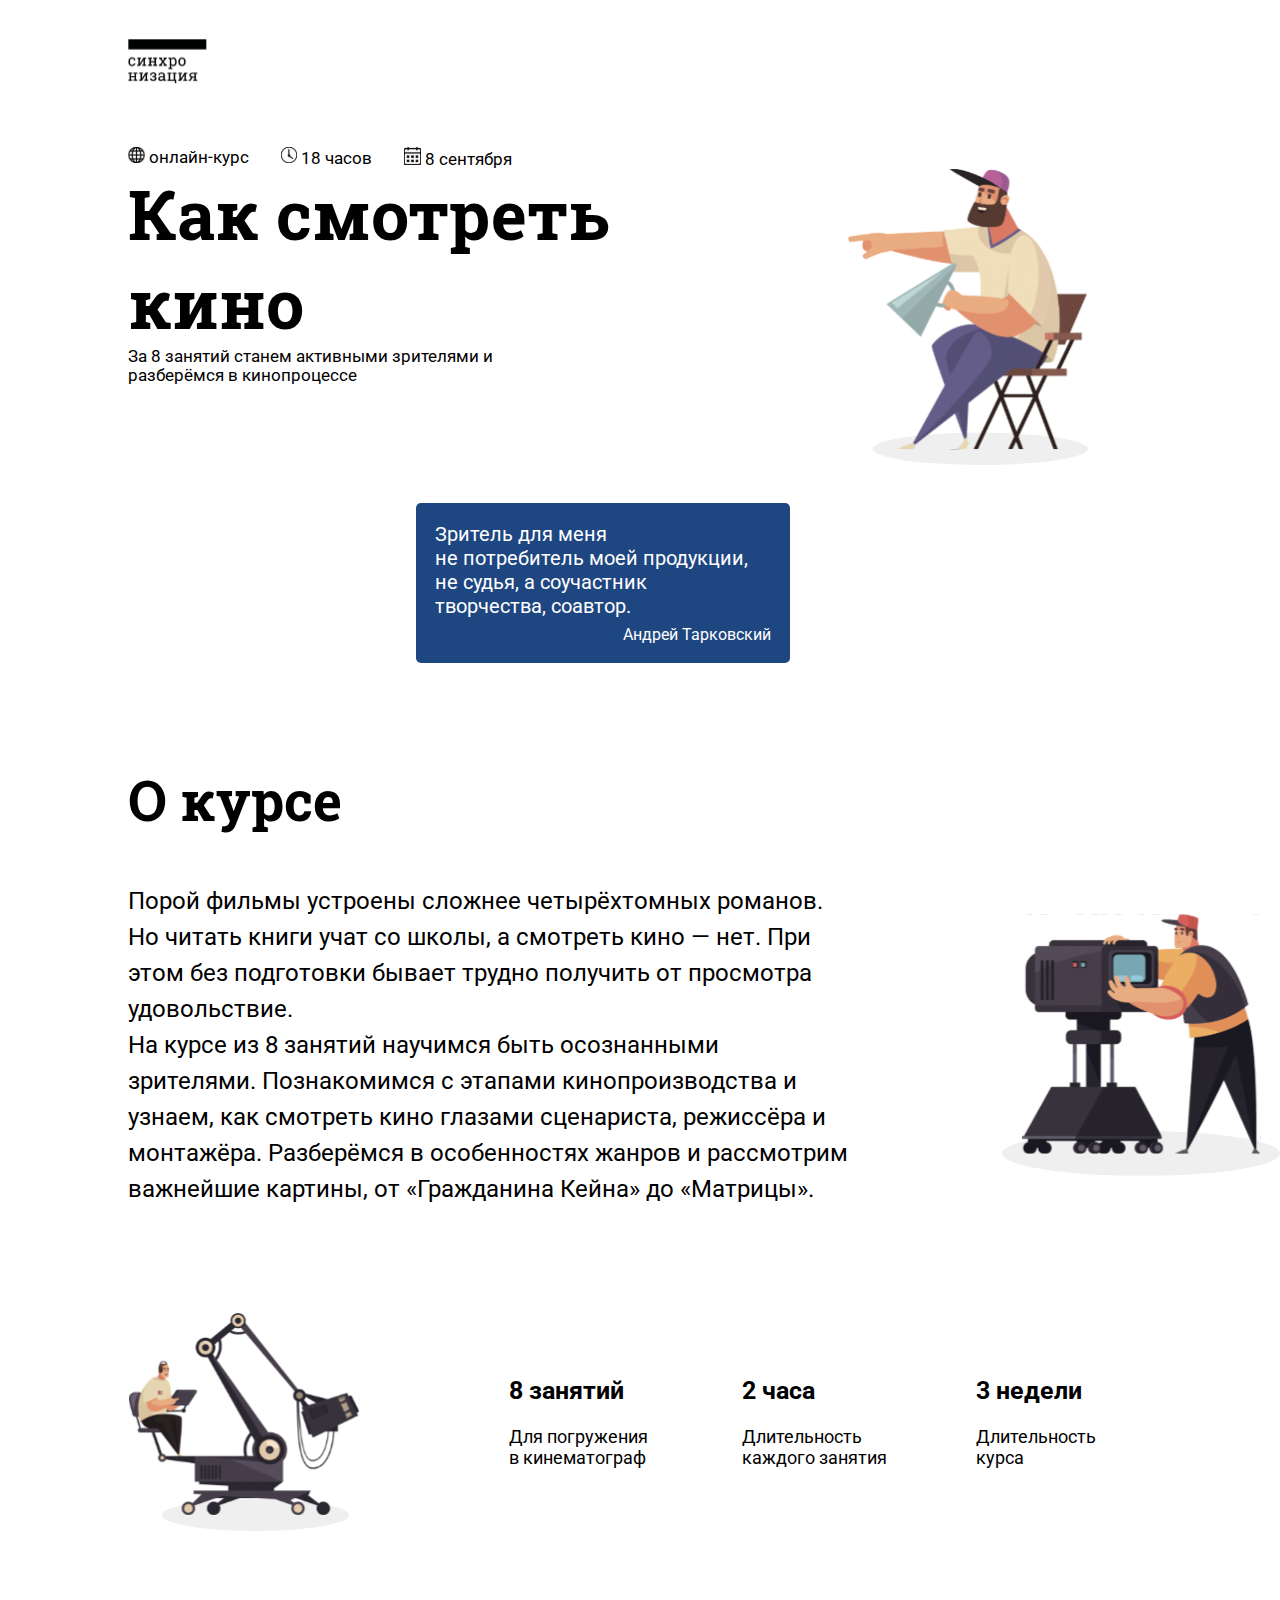
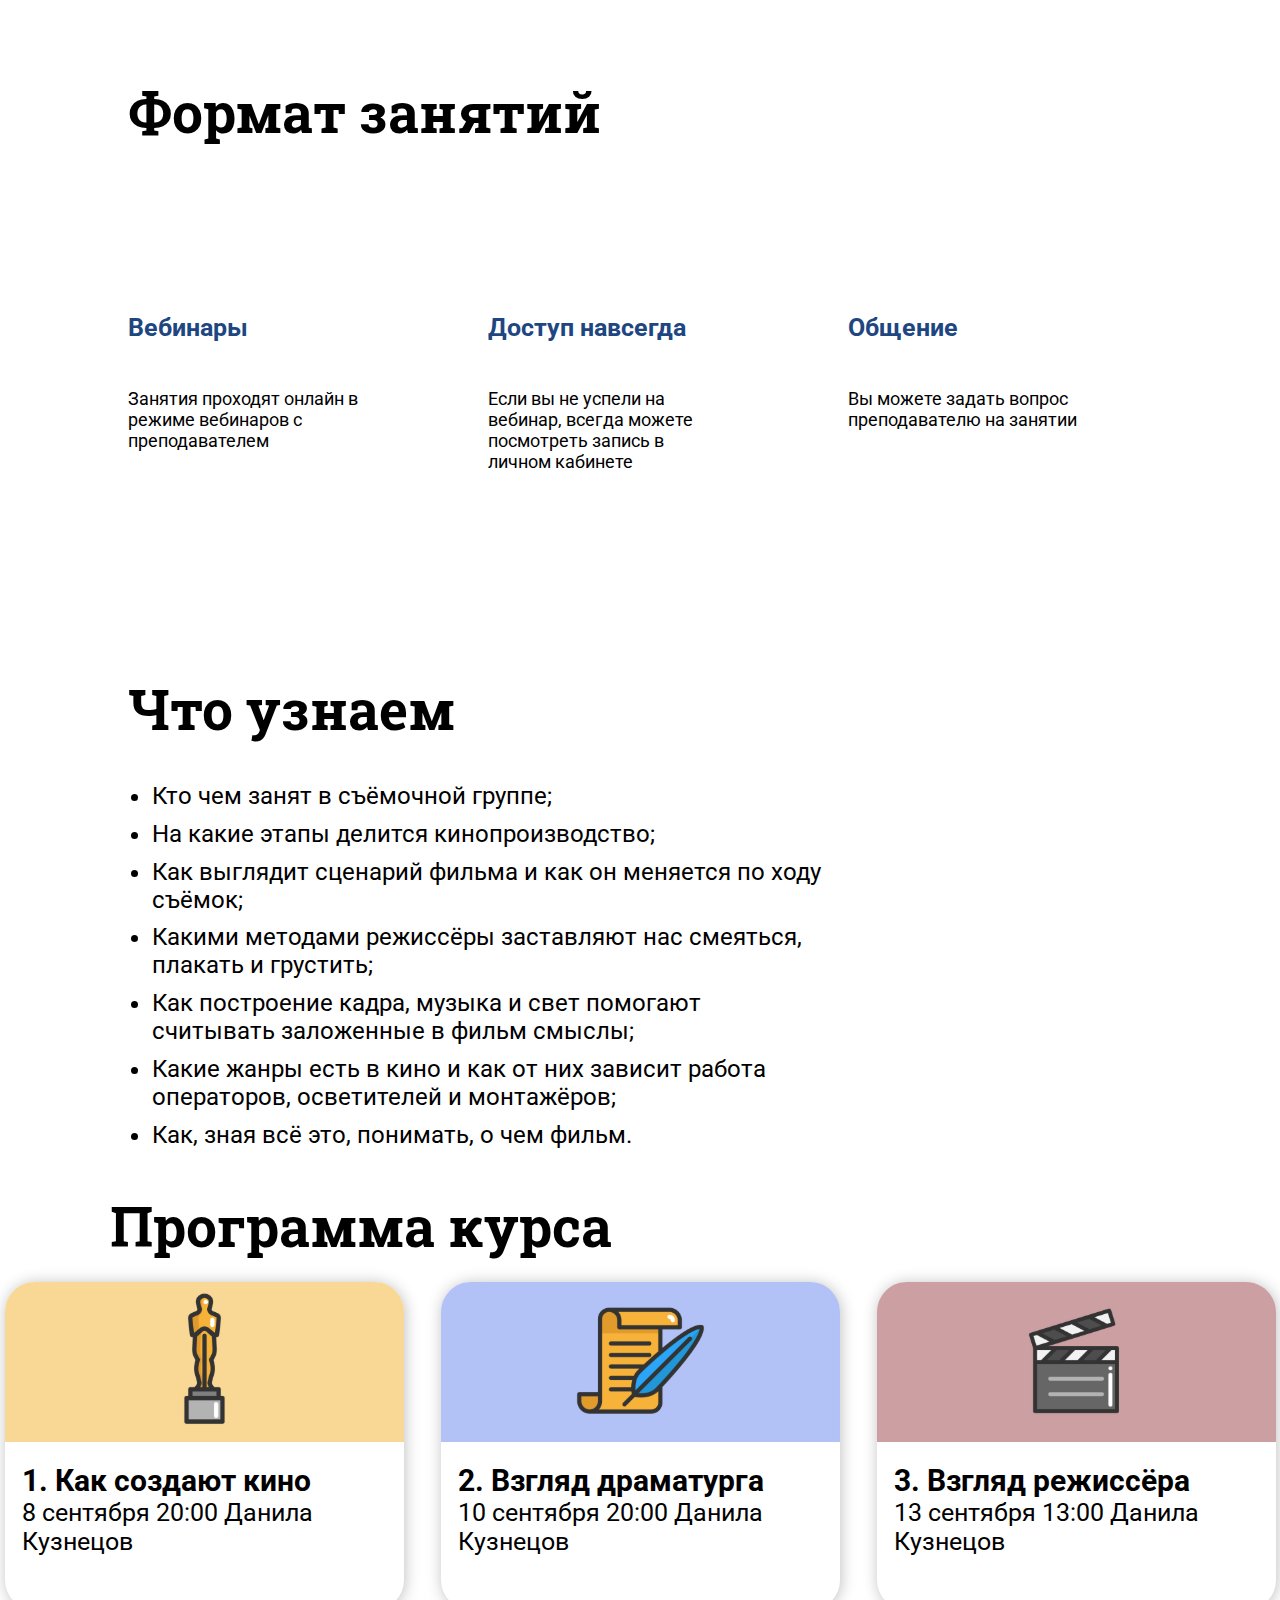
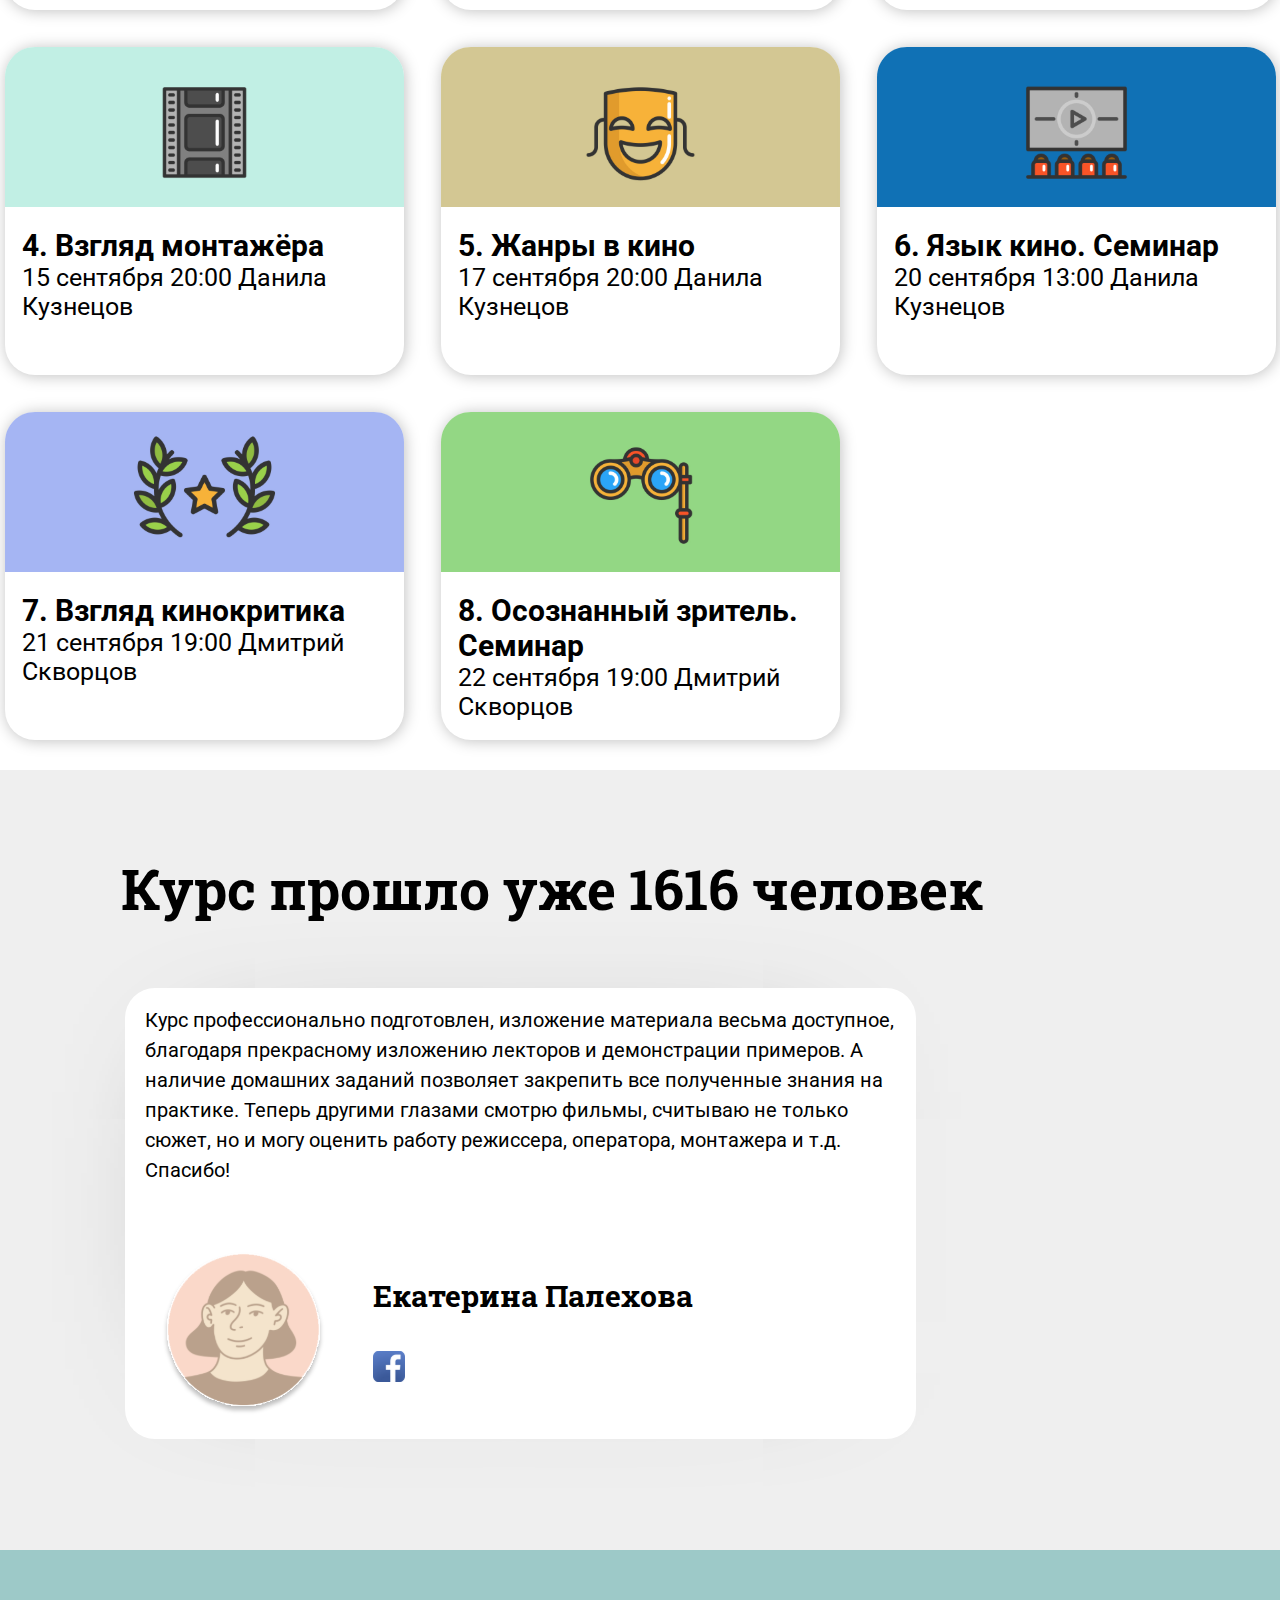
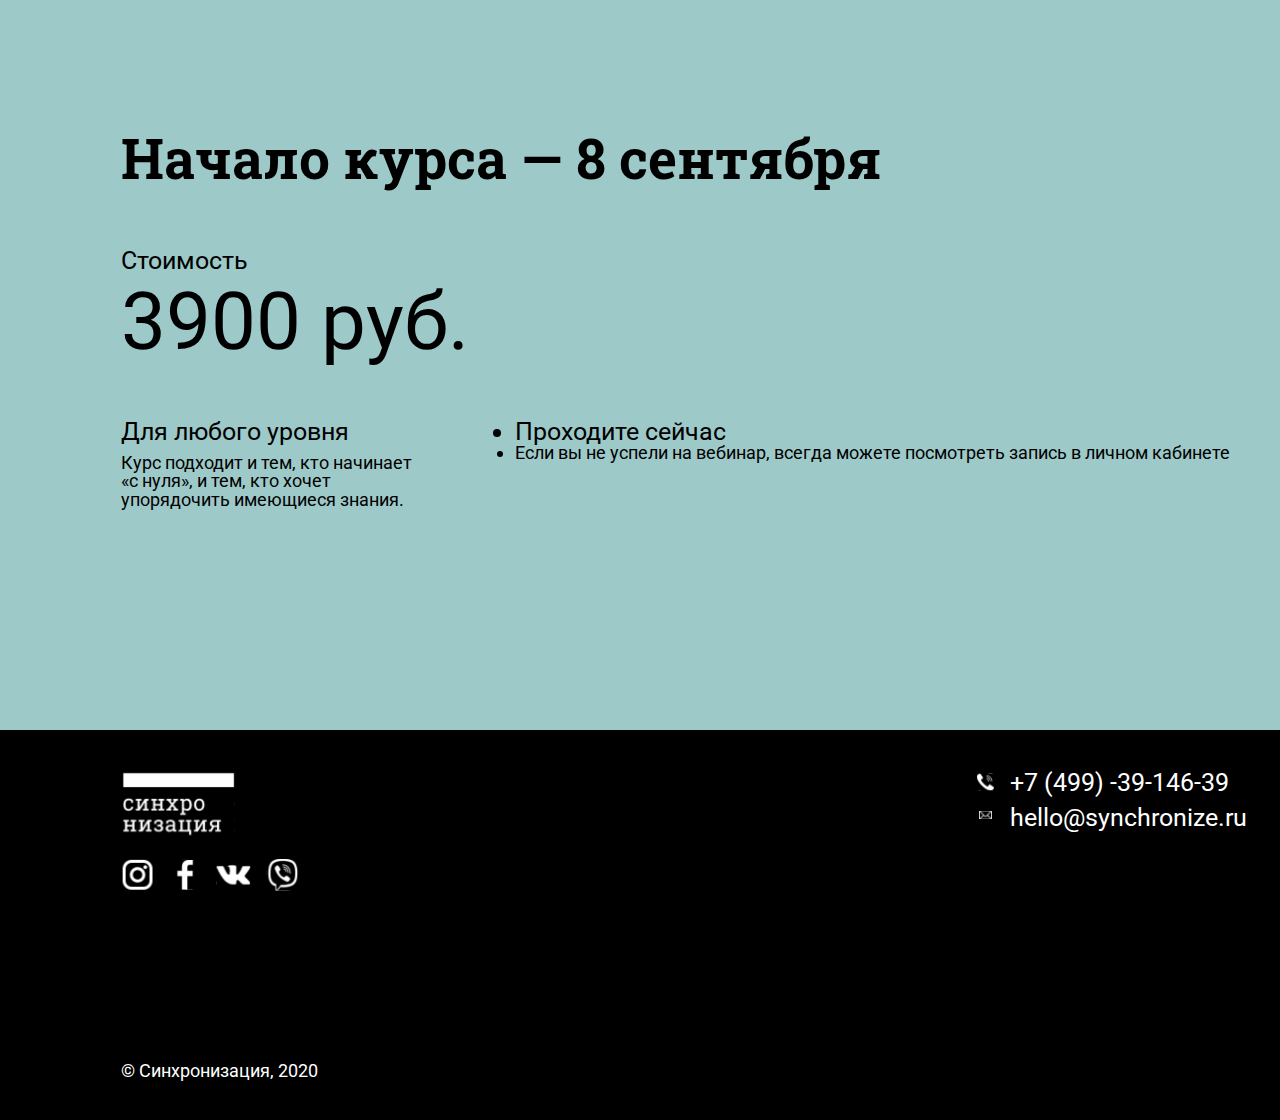
<file: index.html>
<!DOCTYPE html>
<html lang="ru">

<head>
    <title>Delta</title>
    <meta name="viewport" content="width=device-width, initial-scale=1.0">
    <link rel="stylesheet" href="./assets/styles/style.css">
</head>

<body>
    <div class="sam-body">
        <header class="sam-container"></header>
        <img class="sam-header-img"
            src="./assets/images/logo_mobile_black 1.svg"
            alt="">
        <div class="sam-list">
            <div><img class="sam-nav-img"
                    src="./assets/images/globe.svg"
                    alt=""> онлайн-курс</div>
            <div><img class="sam-nav-img"
                    src="./assets/images/img_135744.svg"
                    alt=""> 18 часов </div>
            <div><img class="sam-nav-img"
                    src="./assets/images/calendar_2.svg"
                    alt=""> 8 сентября</div>
        </div>
        </header>
        <div class="sam-main">
            <div>
                <h1 id="sam-h">Как смотреть кино</h1>
                <p id="sam-p">За 8 занятий станем активными зрителями и разберёмся в кинопроцессе</p>
            </div>
            <img class="sam-main-img" src="./assets/images/Frame.svg">
        </div>
        <div class="sam-blue-box">
            <div>Зритель для меня <br> не потребитель моей продукции,<br> не судья, а соучастник <br> творчества,
                соавтор.
            </div>

            <div id="sam-author">Андрей Тарковский</div>
        </div>
    </div>

    <main class="main">
        <section class="kamal">
            <h1>О курсе</h1>
            <div class="content-bir">
                <div class="par">
                    <p>Порой фильмы устроены сложнее четырёхтомных романов. Но читать книги учат со школы,
                        а смотреть кино — нет. При этом без подготовки бывает трудно получить от просмотра удовольствие.
                    </p>
                    <p>На курсе из 8 занятий научимся быть осознанными зрителями. Познакомимся с этапами
                        кинопроизводства и узнаем, как смотреть кино глазами сценариста, режиссёра и монтажёра.
                        Разберёмся в особенностях жанров и рассмотрим важнейшие картины, от «Гражданина Кейна» до
                        «Матрицы».</p>
                </div>
                <img src="./assets/images/kamal cameraman.svg" alt="cameraman">
            </div>
            <div class="content-iki">
                <img src="./assets/images/kamal cameraman 2.svg" alt="cameraman">
                <div class="content-table">
                    <div class="tab">
                        <h3>8 занятий</h3>
                        <p>Для погружения в кинематограф</p>
                    </div>
                    <div class="tab">
                        <h3>2 часа</h3>
                        <p>Длительность каждого занятия</p>
                    </div>
                    <div class="tab">
                        <h3>3 недели</h3>
                        <p>Длительность курса</p>
                    </div>
                </div>
            </div>

            <h1>Формат занятий</h1>
            <div class="content-table-iki">
                <div class="tab-iki">
                    <h3>Вебинары</h3>
                    <p>Занятия проходят онлайн в режиме вебинаров с преподавателем</p>
                </div>
                <div class="tab-iki">
                    <h3>Доступ навсегда</h3>
                    <p>Если вы не успели на вебинар, всегда можете посмотреть запись в личном кабинете</p>
                </div>
                <div class="tab-iki">
                    <h3>Общение</h3>
                    <p>Вы можете задать вопрос преподавателю на занятии</p>
                </div>
            </div>

            </div>

            <h1>Что узнаем</h1>
            <ul>
                <li>Кто чем занят в съёмочной группе;</li>
                <li>На какие этапы делится кинопроизводство;</li>
                <li>Как выглядит сценарий фильма и как он меняется по ходу съёмок;</li>
                <li>Какими методами режиссёры заставляют нас смеяться, плакать и грустить;</li>
                <li>Как построение кадра, музыка и свет помогают считывать заложенные в фильм смыслы;</li>
                <li>Какие жанры есть в кино и как от них зависит работа операторов, осветителей и монтажёров;</li>
                <li>Как, зная всё это, понимать, о чем фильм.</li>
            </ul>
        </section>

        <!-- #region Nihad -->
        <section class="nihad">

            <h2>Программа курса</h2>

            <div class="nih-cards">
                <div class="nih-card">
                    <img src="./assets/images/Card-1.svg" alt="">
                    <div class="nih-cardText">
                        <h4>1. Как создают кино</h4>
                        <p>8 сентября 20:00
                            Данила Кузнецов
                        </p>
                    </div>
                </div>

                <div class="nih-card">
                    <img src="./assets/images/Card-2.svg" alt="">
                    <div class="nih-cardText">
                        <h4>2. Взгляд драматурга</h4>
                        <p>10 сентября 20:00
                            Данила Кузнецов
                        </p>
                    </div>
                </div>

                <div class="nih-card">
                    <img src="./assets/images/Card-3.svg" alt="">
                    <div class="nih-cardText">
                        <h4>3. Взгляд режиссёра</h4>
                        <p>13 сентября 13:00
                            Данила Кузнецов
                        </p>
                    </div>

                </div>
                <div class="nih-card">
                    <img src="./assets/images/Card-4.svg" alt="">
                    <div class="nih-cardText">
                        <h4>4. Взгляд монтажёра</h4>
                        <p>15 сентября 20:00
                            Данила Кузнецов
                        </p>
                    </div>

                </div>
                <div class="nih-card">
                    <img src="./assets/images/Card-5.svg" alt="">
                    <div class="nih-cardText">
                        <h4>5. Жанры в кино</h4>
                        <p>17 сентября 20:00
                            Данила Кузнецов
                        </p>
                    </div>

                </div>
                <div class="nih-card">
                    <img src="./assets/images/Card-6.svg" alt="">
                    <div class="nih-cardText">
                        <h4>6. Язык кино. Семинар</h4>
                        <p>20 сентября 13:00
                            Данила Кузнецов
                        </p>
                    </div>

                </div>
                <div class="nih-card">
                    <img src="./assets/images/Card-7.svg" alt="">
                    <div class="nih-cardText">
                        <h4>7. Взгляд кинокритика</h4>
                        <p>21 сентября 19:00
                            Дмитрий Скворцов
                        </p>
                    </div>

                </div>
                <div class="nih-card">
                    <img src="./assets/images/Card-8.svg" alt="">
                    <div class="nih-cardText">
                        <h4>8. Осознанный зритель.
                            Семинар</h4>
                        <p>22 сентября 19:00
                            Дмитрий Скворцов
                        </p>
                    </div>
                </div>

            </div>

        </section>
        <!-- #endregion -->

        <!-- #region nuraib -->
        <section class="nuraib">
            <h1 class="header">Курс прошло уже 1616 человек</h1>

            <div class="container">
                <div class="box">
                    <p class="title">Курс профессионально подготовлен, изложение материала весьма доступное, благодаря
                        прекрасному изложению лекторов и демонстрации примеров. А наличие домашних заданий позволяет
                        закрепить все полученные знания на практике. Теперь другими глазами смотрю фильмы, считываю не
                        только сюжет, но и могу оценить работу режиссера, оператора, монтажера и т.д. Спасибо!</p>
                    <div class="info">
                        <img src="./assets/images/1 10.svg" alt="">
                        <div class="info-text">
                            <p class="text">Екатерина Палехова</p>
                            <img src="./assets//images/fb_2 2.svg" alt="">
                        </div>
                    </div>
                </div>
            </div>
        </section>
        <!-- #endregion -->

        <section class="lamiye">
            <div class="lam-main">
                <div class="lam-main-bir">
                    <div class="lam-p">
                        <p class="lam-p-bir-bir">Начало курса — 8 сентября</p>
                    </div>
                    <div class="lam-main-iki">
                        <p class="lam-par">Стоимость <br>
                            <span class="lam-span">3900 руб.</span>
                        </p>

                    </div>
                    <div class="lam-main-uc">
                        <div class="lam-main-uc-bir">
                            <ul class="main-ul-bir">
                                <li class="lam-list-bir">Для любого уровня</li>
                                <li class="lam-list-iki">Курс подходит и тем, кто начинает «с нуля», и тем, кто хочет
                                    упорядочить имеющиеся знания.</li>
                            </ul>
                        </div>
                        <div class="lam-main-uc-iki">
                            <ul class="main_ul-iki">
                                <li class="lam-list-bir">Проходите сейчас</li>
                                <li class="lam-list-iki">Если вы не успели на вебинар, всегда можете посмотреть запись в
                                    личном кабинете</li>
                            </ul>
                        </div>
                    </div>
                </div>
            </div>

            <footer>
                <div class="lam-footer">
                    <div class="lam-one">
                        <div class="lam-one-bir">
                            <img class="lam-img"
                                src="./assets/images/logo_mobile_white 1.svg"
                                alt="">
                            <div class="lam-fonts">
                                <img class="lam-img-bir"
                                    src="./assets/images/noroot(4).svg"
                                    alt="">
                                <img class="lam-img-iki"
                                    src="./assets/images/fb.svg"
                                    alt="">
                                <img class="lam-img-uc"
                                    src="./assets/images/25684 1.svg"
                                    alt="">
                                <img class="lam-img-dord"
                                    src="./assets/images/noroot(2).svg"
                                    alt="">
                            </div>
                        </div>
                        <div class="lam-one-iki">
                            <div class="lam-one-uc">
                                <ul class="lam-ul-bir">
                                    <li class="lam-li-iki">
                                        <span class="lam-p-bir"><img class="lam-src-bir"
                                                src="./assets/images/phone_white.svg"
                                                alt=""> +7 (499) -39-146-39</span>
                                    </li>
                                    <li class="lam-li-dord">
                                        <span class="lam-p-iki"> <img class="lam-src-iki"
                                                src="./assets/images/mail_white.svg"
                                                alt=""> hello@synchronize.ru</span>
                                    </li>
                                </ul>
                            </div>
                        </div>
                    </div>
                    <div class="lam-foot-iki"></div>
                    <p class="lam-bottom">© Синхронизация, 2020</p>
                </div>
                </div>
            </footer>
        </section>
    </main>
</body>

</html>
</file>
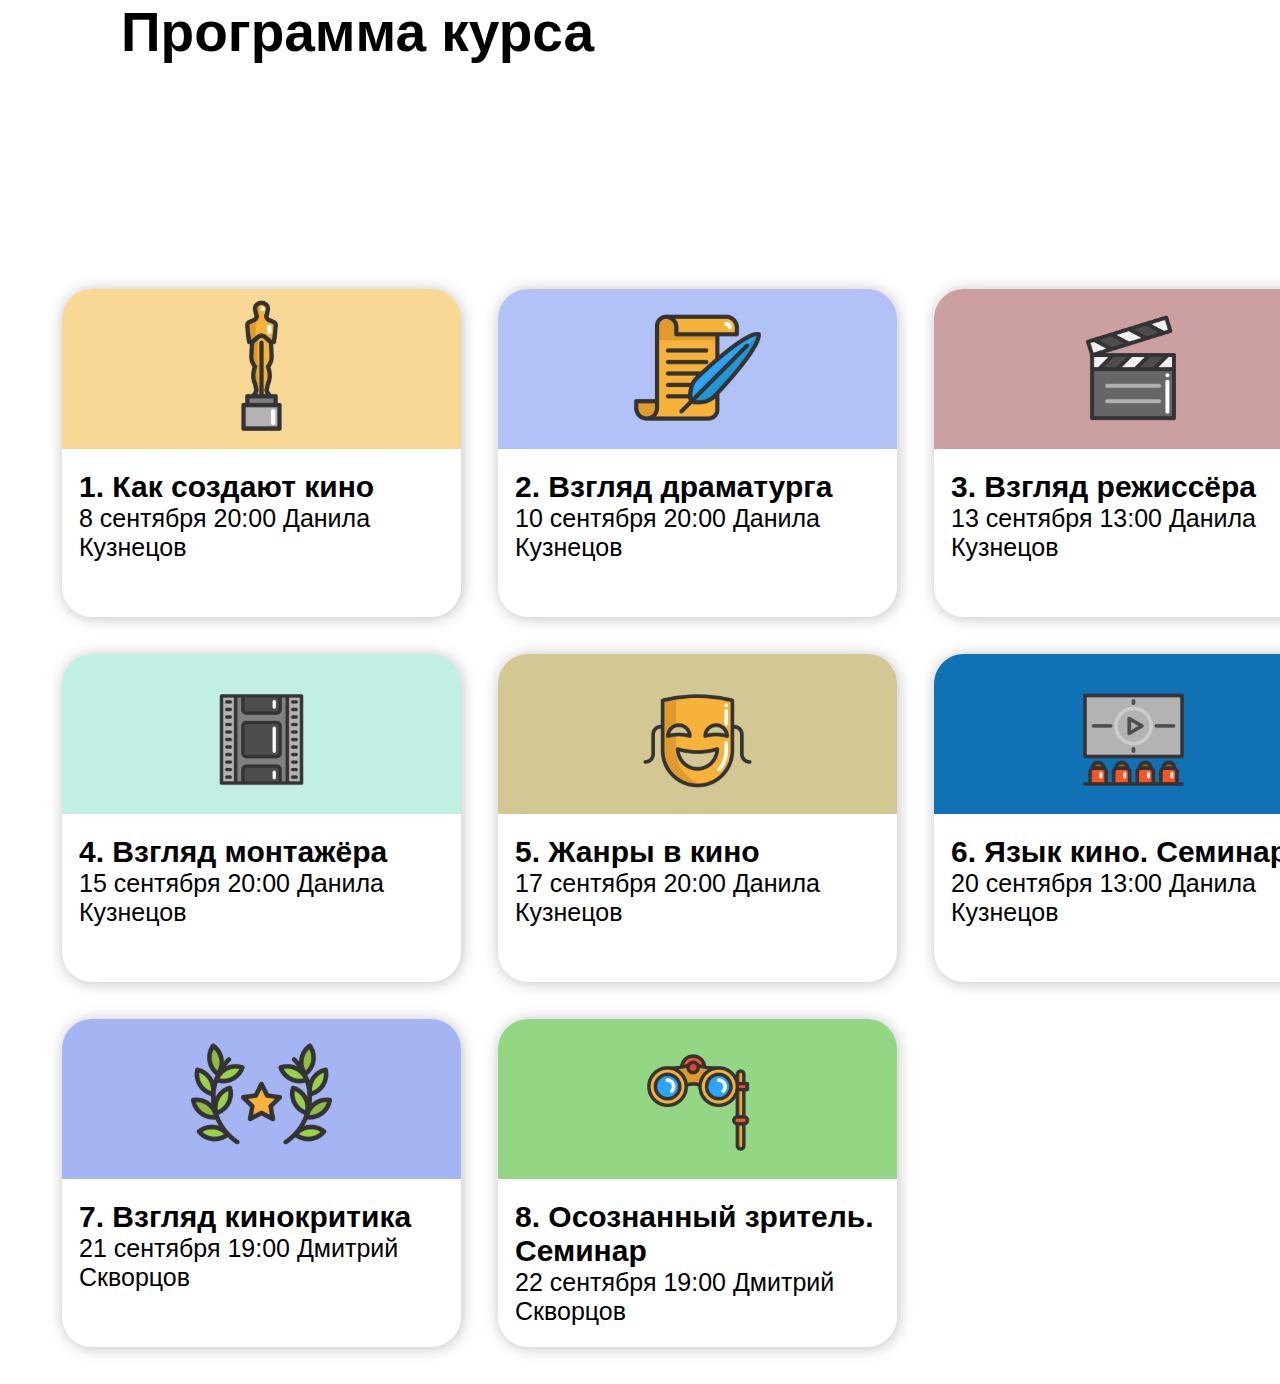
<file: Project-2/index.html>
<!DOCTYPE html>
<html lang="en">

<head>
    <meta charset="UTF-8">
    <meta name="viewport" content="width=device-width, initial-scale=1.0">
    <link rel="stylesheet" href="style.css">
    <title>Document</title>
</head>

<body>
<!-- Nihad -->
    <section>
        
        <h2>Программа курса</h2>

        <div class="nih-cards">
            <div class="nih-card">
                <img src="./Img/Card-1.svg" alt="">
                <div class="nih-cardText">
                    <h4>1. Как создают кино</h4>
                    <p>8 сентября 20:00
                        Данила Кузнецов
                    </p>
                </div>
            </div>

            <div class="nih-card">
                <img src="./Img/Card-2.svg" alt="">
                <div class="nih-cardText">
                    <h4>2. Взгляд драматурга</h4>
                    <p>10 сентября 20:00
                        Данила Кузнецов
                    </p>
                </div>
            </div>

            <div class="nih-card">
                <img src="./Img/Card-3.svg" alt="">
                <div class="nih-cardText">
                    <h4>3. Взгляд режиссёра</h4>
                    <p>13 сентября 13:00
                        Данила Кузнецов
                    </p>
                </div>

            </div>
            <div class="nih-card">
                <img src="./Img/Card-4.svg" alt="">
                <div class="nih-cardText">
                    <h4>4. Взгляд монтажёра</h4>
                    <p>15 сентября 20:00
                        Данила Кузнецов
                    </p>
                </div>

            </div>
            <div class="nih-card">
                <img src="./Img/Card-5.svg" alt="">
                <div class="nih-cardText">
                    <h4>5. Жанры в кино</h4>
                    <p>17 сентября 20:00
                        Данила Кузнецов
                    </p>
                </div>

            </div>
            <div class="nih-card">
                <img src="./Img/Card-6.svg" alt="">
                <div class="nih-cardText">
                    <h4>6. Язык кино. Семинар</h4>
                    <p>20 сентября 13:00
                        Данила Кузнецов
                    </p>
                </div>

            </div>
            <div class="nih-card">
                <img src="./Img/Card-7.svg" alt="">
                <div class="nih-cardText">
                    <h4>7. Взгляд кинокритика</h4>
                    <p>21 сентября 19:00
                        Дмитрий Скворцов
                    </p>
                </div>

            </div>
            <div class="nih-card">
                <img src="./Img/Card-8.svg" alt="">
                <div class="nih-cardText">
                    <h4>8. Осознанный зритель.
                        Семинар</h4>
                    <p>22 сентября 19:00
                        Дмитрий Скворцов
                    </p>
                </div>
            </div>

        </div>

    </section>

</body>

</html>
</file>
<file: assets/styles/style.css>
@import url("https://fonts.googleapis.com/css2?family=Roboto:ital,wght@0,100;0,300;0,400;0,500;0,700;0,900;1,100;1,300;1,400;1,500;1,700;1,900&display=swap");
@import url("https://fonts.googleapis.com/css2?family=Roboto+Slab:wght@100..900&display=swap");

* {
    margin: 0;
    padding: 0;
    box-sizing: border-box;
    font-family: "Roboto", system-ui;
}

.sam-body {
    margin-top: 3%;
    margin-left: 10%;
    margin-right: 15%;
}

.sam-header-img {
    width: 6.2vw;
    /* margin-bottom:50px; */
    margin-bottom: 6%;

}


.sam-nav-img {
    /* width: 22px; */
    width: 1.3vw;
}



.sam-list {
    width: 40%;
    display: flex;
    justify-content: space-between;
    /* margin-top: 20px; */
    margin-bottom: 0;
}

.sam-list div {
    /* font-size: 20px; */
    font-size: 1.3vw;
}

#sam-h {
    font-family: Roboto Slab;
    /* font-size: 80px; */
    font-size: 5.3vw;
    /* width: 628px; */
    width: 75%;
    margin-bottom: 0;
    margin-top: 0;
    font-weight: 700;
}


#sam-p {
    /* font-size: 20px; */
    /* width: 414px; */
    font-size: 1.3vw;
    width: 58%;
}

.sam-main-img {
    /* width: 304px; */
    width: 25%;
    position: relative;

}

.sam-main {
    display: flex;
    flex-wrap: wrap;
    justify-content: space-between;

}

.sam-blue-box {
    box-sizing: border-box;
    width: 39%;
    height: 30%;
    background-color: #1E4681;
    color: white;
    border-radius: 5px;
    margin: 4% 30%;
    padding: 2%;
    margin-bottom: 100px;
    font-size: 1.6vw;

}


#sam-author {
    text-align: end;
    font-size: 80%;
    padding-top: 2%;
}


@media screen and (min-width:601px) and (max-width:991px) {

 
}

@media screen and (min-width:300px) and (max-width:600px) {
    .sam-body {
        padding-top: 8%;
    }

    #sam-h {

        font-size: 11vw;
        width: 100%;
    }

    #sam-p {
        font-size: 2.7vw;
        width: 90%;
    }

    .sam-nav-img {
        width: 2.5vw;
    }

    .sam-list div {
        font-size: 2.5vw;
    }

    .sam-header-img {
        width: 15vw;
        margin-bottom: 15%;
    }

    .sam-list {
        width: 80%;
    }


    .sam-main-img  {
        width: 45%;
        margin-left: 60%;
    }

    .sam-blue-box {
        width: 70%;
        height: 65%;
        border-radius: 2px;
        margin-top: 10%;
        margin-left: 0;
        padding: 2%;
        font-size: 3vw;

    }

    #sam-author {
        font-size: 80%;
        padding-top: 2%;
    }

}

/* body {
  max-width: 1440px;
  font-family: "Roboto";
  padding: 2.5vh 10vw;
} */

.kamal {
    font-family: Roboto;
    margin-left: 8em;
    margin-bottom: 30px;
}

.content-bir {
    display: flex;
    flex-direction: row;
    align-items: center;
    gap: 4em;
}

.content-iki {
    width: 100%;
    margin-top: 6em;
    margin-bottom: 9em;
    display: flex;
    flex-direction: row;
    align-items: center;
}

.kamal h1 {
    font-family: Roboto Slab;
    font-weight: 700;
    font-size: 55px;
    height: 2em;
}

.kamal .par {
    display: flex;
    flex-direction: column;
    justify-content: center;
    font-size: 24px;
    line-height: 1.5em;
}

.kamal .content-bir img {
    width: 23em;
    height: 21.5em;
    padding-left: 5.6em;
}

.kamal .content-iki img {
    width: 14.5em;
    height: 13.6em;
}

.kamal .content-table {
    display: flex;
    flex-direction: row;
    flex-wrap: wrap;
    margin-left: 9.3em;
    gap: 5.3em;
}

.kamal .tab {
    width: 9.3em;
}

.kamal .content-table h3 {
    font-size: 25px;
    height: 2em;
}

.kamal .content-table p {
    font-size: 18px;
}

.kamal .content-table-iki {
    display: flex;
    flex-direction: row;
    flex-wrap: wrap;
    margin-top: 8em;
    margin-bottom: 12.5em;
    gap: 7.5em;
}

.kamal .tab-iki {
    width: 15em;
}

.kamal .content-table-iki h3 {
    font-weight: bold;
    color: #1e4681;
    font-size: 25px;
    height: 3em;
}

.kamal .content-table-iki p {
    font-size: 18px;
}

.kamal ul {
    font-size: 24px;
    width: 30em;
    margin: 0;
    padding: 0 1em;
}

.kamal ul li {
    padding-bottom: 0.41em;
}

/*phone*/
@media screen and (min-width: 0px) and (max-width: 600px) {
    .kamal {
        margin-left: 2em;
    }

    .kamal .content-bir {
        flex-direction: column;
        gap: 2em;
    }

    .kamal h1 {
        font-size: 36px;
    }

    .kamal .par {
        font-size: 18px;
    }

    .kamal .content-bir img {
        width: 14em;
        height: 14em;
        padding-left: 0;
    }

    .kamal .content-iki img {
        display: none;
    }

    .kamal .content-table {
        margin: 0;
    }

    .kamal .content-iki {
        margin-bottom: 3em;
    }

    .kamal .tab {
        width: 6em;
    }

    .kamal .content-table h3 {
        font-size: 18px;
        height: 1.5em;
    }

    .kamal .content-table p {
        font-size: 14px;
    }

    .kamal .content-table-iki {
        margin-top: 3.5em;
        margin-bottom: 6em;
        gap: 3.5em;
    }

    .kamal .tab-iki {
        width: 18em;
    }

    .kamal .content-table-iki h3 {
        font-size: 20px;
        height: 40px;
    }

    .kamal .content-table-iki p {
        font-size: 16px;
    }

    .kamal ul {
        width: 100%;
        margin: 0;
        padding: 0 0.8em;
    }

    .kamal li {
        font-size: 14px;
    }
}

/* tablet */
@media screen and (min-width: 601px) and (max-width: 991px) {
    .kamal {
        margin-left: 3em;
    }

    .kamal h1 {
        font-size: 32px;
    }

    .kamal .par {
        font-size: 14px;
    }

    .kamal .content-bir {
        gap: 2em;
    }

    .kamal .content-bir img {
        width: 30%;
        height: 15em;
        padding: 0 3em;
    }

    .kamal .content-iki {
        margin-top: 2em;
        margin-bottom: 4em;
    }

    .kamal .content-table .tab{
        display: flex;
        flex-direction: column;
        gap: 1em;
    }


    .kamal .content-iki img {
        width: 8.4em;
        height: 7.3em;
    }

    .kamal .content-table {
        margin-left: 4em;
        gap: 4em;
    }

    .kamal .tab {
        width: 6em;
    }

    .kamal .content-table h3 {
        font-size: 15px;
        height: 0.8em;
    }

    .kamal .content-table p {
        font-size: 11px;
    }

    .kamal .content-table-iki {
        margin-top: 4em;
        margin-bottom: 6em;
        gap: 4em;
    }

    .kamal .content-table-iki h3 {
        font-size: 15px;
    }

    .kamal .content-table-iki p {
        font-size: 11px;
    }

    .kamal ul {
        width: 100%;
        margin: 0;
        padding: 0 0.5em;
    }

    .kamal li {
        font-size: 14px;
    }
}

.nihad h2{
    font-family: Roboto Slab;
    font-size: 55px;
    margin-left: 2em;
}
.nih-header {
    /* margin-bottom: 188px; */
    margin: 0px 0px 188px 121px;
    font-size: 55px;
}

.nih-cards {
    display: grid;
    grid-template-columns: repeat(3, 399px);
    padding-top: 20px;
    gap: 37px;
    justify-content: center;
}

.nih-card {
    height: 328px;
    border-radius: 30px;
    box-shadow: 1px 1px 15px 0px #00000040;
    position: relative;
}

.nih-card:hover {
    margin-top: -20px;
    transition: 0.5s;
}

.nih-card h4 {
    font-size: 30px;
}

.nih-card p {
    font-size: 25px;
}

.nih-card img {
    width: 100%;
    height: 160px;
}

.nih-cardText {
    padding: 17px;
}

@media screen and (min-width: 1025px) and (max-width: 1270px) {
    .nih-cards {
        display: grid;
        grid-template-columns: repeat(3, 300px);
        padding-top: 37px;
        gap: 37px;
        justify-content: center;
    }

    .nih-card img{
        height: auto;
    }
    
}

@media screen and (min-width: 991px) and (max-width: 1024px) {
    .nih-cards {
        display: grid;
        grid-template-columns: repeat(3, 300px);
        padding-top: 37px;
        gap: 37px;
        justify-content: center;
    }

    .nih-card img{
        height: auto;
    }
    
}

@media screen and (min-width: 601px) and (max-width: 991px) {

    .nihad {
        margin-bottom: 10px;
    }
    /* body {
        background-color: red;
    } */

    /* .nih-header {
        font-size: 26px;
    } */

    .nihad h2{
        font-size: 26px;
    }

    .nih-cards {
        grid-template-columns: repeat(3, 180px);
        /* grid-template-rows: repeat(3, 189.97px); */
        gap: 21px;
        /* gap: 200px; */
        justify-content: center;
    }

    .nih-card {
        height: 189.97px;
    }

    .nih-card img {
        height: auto;
    }

    .nih-card h4 {
        font-size: 17px;
    }

    .nih-cards p {
        font-size: 14px;
    }
}

@media screen and (min-width: 300px) and (max-width: 600px) {
    /* body {
        background-color: blue;
    } */

    /* .nih-header {
        font-size: 32px;
    } */

    .nihad h2{
        font-size: 20px;
    }
    .nih-cards {
        grid-template-columns: 185.92px;
        /* grid-template-rows: repeat(3, 189.97px); */
        gap: 24px;
        justify-content: center;
        /* gap: 200px; */
    }

    .nih-card {
        height: 152.84px;
    }

    .nih-card img {
        height: 74.56px;
    }

    .nih-card h4 {
        font-size: 14px;
    }

    .nih-cards p {
        font-size: 12px;
    }

    .nih-cardText{
        padding: 8px;
    }
}

.nuraib {
    width: 100%;
    height: 780px;
    background: #efefef;
    display: flex;
    flex-direction: column;
    gap: 34px;
    margin-top: 30px;
}

.nuraib .header {
    font-family: Roboto Slab;
    font-size: 55px;
    height: 93px;
    margin-left: 121px;
    margin-top: 91px;
    line-height: 55.76px;
}

.nuraib .container {
    display: flex;
    flex-direction: column;
    justify-content: center;
    align-items: center;
    width: 791px;
    height: 451px;
    margin-left: 125px;
    border-radius: 30px;
    background-color: #fff;
    -webkit-box-shadow: -14px -7px 141px -110px rgba(0, 0, 0, 0.75);
    -moz-box-shadow: -14px -7px 141px -110px rgba(0, 0, 0, 0.75);
    box-shadow: -14px -7px 141px -110px rgba(0, 0, 0, 0.75);
}

.nuraib .container .box {
    display: flex;
    flex-direction: column;
    gap: 60px;
    margin-left: 20px;
}

.nuraib .container .box .title {
    font-size: 20px;
    font-weight: 400;
    line-height: 30px;
}

.nuraib .container .box .info {
    width: 100%;
    display: flex;
    gap: 30px;
    align-items: center;
    justify-content: flex-start;
}

.nuraib .container .box .info .info-text .text {
    font-family: roboto Slab;
    font-weight: 700;
    font-size: 30px;
    line-height: 30.42px;
    margin-bottom: 40px;
}

/* Media Query for Tablet Mode */
@media (max-width: 991px) and (min-width: 600px) {
    .nuraib {
        height: auto;
        padding-bottom: 60px;
        margin-left: 0;
    }

    .nuraib .header {
        font-size: 35px;
        margin-left: 40px;
        margin-top: 20px;
        text-align: start;
    }

    .nuraib .container {
        width: 70%;
        margin-left: 40px;
        padding: 10px;
    }

    .nuraib .container .box {
        margin-left: 0;
        padding: 10px;
        gap: 20px;
    }

    .nuraib .container .box .title {
        font-size: 16px;
        line-height: 22px;
    }

    .nuraib .container .box .info .info-text .text {
        font-size: 20px;
        margin-bottom: 20px;
    }
}

/* Media Query for Mobile Phones */
@media (max-width: 600px) and (min-width: 300px) {
    .nuraib .container {
        width: 90%;
        /* Adjusted to 90% width for mobile */
        margin: 0 auto;
        /* Center the container horizontally */
        padding: 5px;
    }

    .nuraib .header {
        font-size: 28px;
        margin-left: 5px;
        margin-top: 10px;
    }

    .nuraib .container .box {
        padding: 5px;
        gap: 15px;
    }

    .nuraib .container .box .title {
        font-size: 14px;
        line-height: 20px;
    }

    .nuraib .container .box .info {
        gap: 5px;
    }

    .nuraib .container .box .info .logo {
        width: 40%;
    }

    .nuraib .container .box .info .info-text .text {
        font-size: 14px;
        margin-bottom: 10px;
    }
}

.lam-main {
    width: 100%;
    height: 780px;
    background-color: #9dc9c8;
}

.lam-p-bir-bir {
    font-family: Roboto Slab;
    font-weight: 700;
    font-size: 55px;
    line-height: 55.76px;
    display: inline;
}

.lam-p {
    height: 66px;
    font-family: "Roboto Slab", serif;
}

.lam-main-bir {
    margin-left: 121px;
    padding-top: 180px;
    display: flex;
    flex-direction: column;
    gap: 50px;
}

.lam-span {
    font-weight: 400;
    font-size: 80px;
}

.lam-par {
    font-size: 25px;
    font-weight: 400;
}

.main-ul-bir {
    list-style: none;
    padding-left: 0;
    display: flex;
    flex-direction: column;
    gap: 10px;
    width: 294px;
}

.main-ul-iki {
    list-style: none;
    padding-left: 0;
    display: flex;
    flex-direction: column;
    gap: 10px;
    width: 294px;
}

.lam-main-uc {
    display: flex;
    gap: 100px;
}

.lam-list-bir {
    font-weight: 400;
    font-size: 25px;
    line-height: 25.35px;
}

.lam-list-iki {
    font-weight: 400;
    font-size: 18px;
    line-height: 18.25px;
}

footer {
    height: 390px;
    width: 100%;
    background-color: #000;
    display: flex;
    justify-content: space-between;
    align-items: center;
}

.lam-footer {
    width: 88%;
    height: 310px;
    display: flex;
    flex-direction: column;
    justify-content: space-between;
    margin-left: 121px;
}

.lam-img {
    width: 115px;
    height: 68px;
}

.lam-img-bir {
    width: 33px;
    height: 33px;
}

.lam-img-iki {
    width: 32px;
    height: 32px;
}

.lam-img-uc {
    width: 35px;
    height: 35px;
}

.lam-img-dord {
    width: 34px;
    height: 34px;
}

.lam-src-bir {
    width: 27px;
    height: 18px;
    padding-right: 10px;
}

.lam-src-iki {
    width: 27px;
    height: 18px;
    padding-right: 10px;
}

.lam-one {
    display: flex;
    justify-content: space-between;
}

.lam-ul-bir {
    display: flex;
    list-style: none;
    flex-direction: column;
    margin-top: 0;
    gap: 10px;
}

.lam-p-bir {
    color: #fff;
    font-size: 25px;
    line-height: 25.35px;
}

.lam-p-iki {
    color: #fff;
    font-size: 25px;
    line-height: 25.35px;
}

.lam-fonts {
    display: flex;
    gap: 15px;
}

.lam-one-bir {
    display: flex;
    flex-direction: column;
    gap: 20px;
}

.lam-bottom {
    color: #fff;
    font-size: 18px;
    font-weight: 400;
    line-height: 18.25px;
}

.lam-foot-iki {
    display: flex;
}

.lam-src-bir {
    width: 27px;
    height: 18px;
}

.lam-src-iki {
    width: 27px;
    height: 18px;
}

/* Tablet */
@media screen and (min-width: 601px) and (max-width: 991px) {
    .lam-main {
        width: 100%;
        height: 451.75px;
    }

    footer {
        height: 225.88px;
        width: 100%;

    }

    .lam-footer {
        width: 100;
        height: 180px;
        margin-left: 70.66px;
        margin-right: 90px;
    }

    .lam-img {
        width: 66.6px;
        height: 39.38px;
    }

    .lam-img-bir {
        width: 19.11px;
        height: 19.11px;
    }

    .lam-img-iki {
        width: 18.53px;
        height: 18.53px;
    }

    .lam-img-uc {
        width: 20.27px;
        height: 20.27px;
    }

    .lam-img-dord {
        width: 19.69px;
        height: 19.69px;
    }

    .lam-src-bir {
        width: 15.64px;
        height: 15.64px;
        padding-right: 0;
        margin-right: 5px;
    }

    .lam-src-iki {
        width: 15.64px;
        height: 10.43px;
        padding-right: 0;
        margin-right: 5px;
    }

    .lam-p-bir {
        font-size: 14px;
        line-height: 14.19px;
    }

    .lam-p-iki {
        font-size: 14px;
        line-height: 14.19px;
    }

    .lam-bottom {
        font-size: 10px;
        line-height: 10.14px;
    }

    .lam-ul-bir {
        gap: 5px;
    }

    .lam-p-bir-bir {
        font-size: 32px;
        line-height: 32.44px;
    }

    .lam-par {
        font-size: 14px;
    }

    .lam-span {
        font-size: 46px;
    }

    .lam-main-bir {
        margin-left: 70.66px;
        padding-top: 90px;
        gap: 15px;
    }

    .lam-list-bir {
        font-size: 14px;
        line-height: 14.19px;
    }

    .lam-list-iki {
        font-size: 10px;
        line-height: 10.14px;
    }

    .main-ul-bir {
        width: 170.28px;
    }

    .main-ul-iki {
        width: 170.28px;
    }

}

/* Mobile */
@media screen and (min-width: 300px) and (max-width: 600px) {
    .lam-main {
        width: 100%;
        height: 363.46px;
    }

    footer {
        width: 100%;
        height: 300px;
    }

    .lam-p-bir-bir {
        font-size: 26px;
        line-height: 26.36px;
    }

    .lam-main-bir {
        margin-left: 34px;
        padding-top: 50px;
        gap: 15px;
    }

    .main-ul-bir {
        width: 138px;
    }

    .main-ul-iki {
        width: 58%;
    }

    .lam-p {
        width: 200px;
    }

    .lam-par {
        font-size: 12px;
    }

    .lam-span {
        font-size: 37px;
    }

    .lam-list-bir {
        font-size: 12px;
        line-height: 12.17px;
    }

    .lam-list-iki {
        font-size: 10px;
        line-height: 10.14px;
    }

    .lam-ul-bir {
        gap: 3px;
    }

    .lam-main-uc {
        gap: 37px;
    }

    .lam-img {
        width: 53.59px;
        height: 31.69px;
    }

    .lam-img-bir {
        width: 15.38px;
        height: 15.38px;
    }

    .lam-img-iki {
        width: 14.91px;
        height: 14.91px;
    }

    .lam-img-uc {
        width: 16.31px;
        height: 16.31px;
    }

    .lam-img-dord {
        width: 15.84px;
        height: 15.84px;
    }

    .lam-src-bir {
        width: 12.58px;
        height: 12.58px;
        padding-right: 0;
        margin-right: 5px;
    }

    .lam-src-iki {
        width: 12.58px;
        height: 8.39px;
        padding-right: 0;
        margin-right: 5px;
    }

    .lam-p-bir {
        font-size: 12px;
        line-height: 12.17px;
    }

    .lam-p-iki {
        font-size: 12px;
        line-height: 12.17px;
    }

    .lam-one {
        display: flex;
        flex-direction: column;
        gap: 40px;
    }

    .lam-footer {
        width: 100%;
        height: 251px;
        display: flex;
        flex-direction: column;
        justify-content: space-around;
        margin-left: 37.85px;
        margin-top: 30px;
    }

    .lam-ul-bir {
        padding-left: 0;
    }

    .lam-bottom {
        font-size: 10px;
        line-height: 10.14px;
        margin-bottom: 30px;
    }
}
</file>
<file: Project-2/style.css>
* {
    margin: 0;
    padding: 0;
    box-sizing: border-box;
    font-family: sans-serif;
}

h2 {
    /* margin-bottom: 188px; */
    margin: 0px 0px 188px 121px;
    font-size: 55px;
}

.nih-cards {
    display: grid;
    grid-template-columns: repeat(3, 399px);
    padding: 37px;
    gap: 37px;
    margin-left: 25px;
}

.nih-card {
    height: 328px;
    border-radius: 30px;
    box-shadow: 1px 1px 15px 0px #00000040;
    position: relative;

}

.nih-card:hover {
    margin-top: -20px;
    transition: 0.5s;
}

.nih-card h4 {
    font-size: 30px;
}

.nih-card p {
    font-size: 25px;
}

.nih-card img {
    width: 100%;
    height: 160px;
}

.nih-cardText {
    padding: 17px;
}

@media screen and (min-width: 600px) and (max-width:991px) {

    /* body {
        background-color: red;
    } */

    h2 {
        font-size: 26px;
    }

    .nih-cards {
        grid-template-columns: repeat(3, 231.09px);
        /* grid-template-rows: repeat(3, 189.97px); */
        gap: 21px;
        /* gap: 200px; */
    }

    .nih-card {
        height: 189.97px;
    }

    .nih-card img {
        height:
            92.67px;
    }

    .nih-card h4 {
        font-size: 17px;
    }

    .nih-cards p {
        font-size: 14px;
    }

}

@media screen and (min-width: 300px) and (max-width:600px) {

    /* body {
        background-color: blue;
    } */

    h2 {
        font-size: 32px;
    }

    .nih-cards {
        grid-template-columns: 185.92px;
        /* grid-template-rows: repeat(3, 189.97px); */
        gap: 24px;
        /* gap: 200px; */
    }

    .nih-card {
        height: 152.84px;
    }

    .nih-card img {
        height: 74.56px;
    }

    .nih-card h4 {
        font-size: 14px;
    }

    .nih-cards p {
        font-size: 12px;
    }

}
</file>
